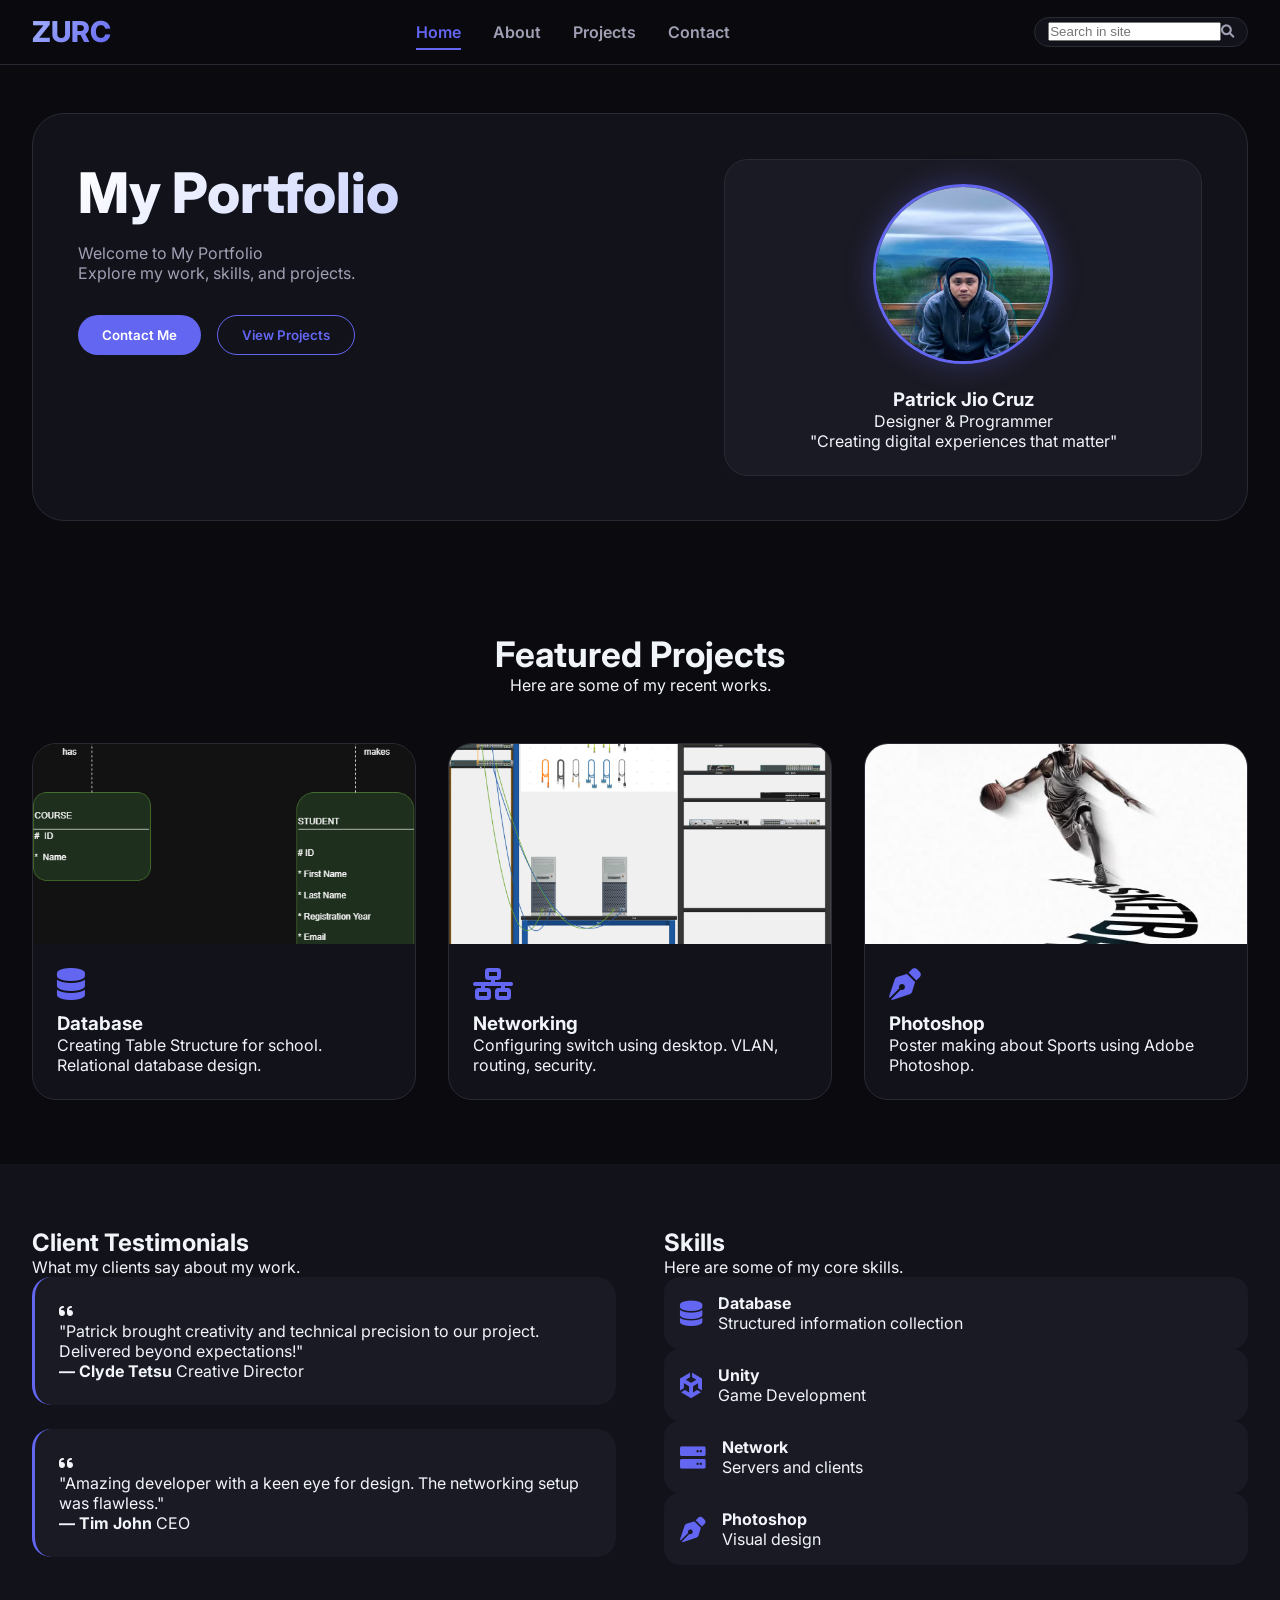
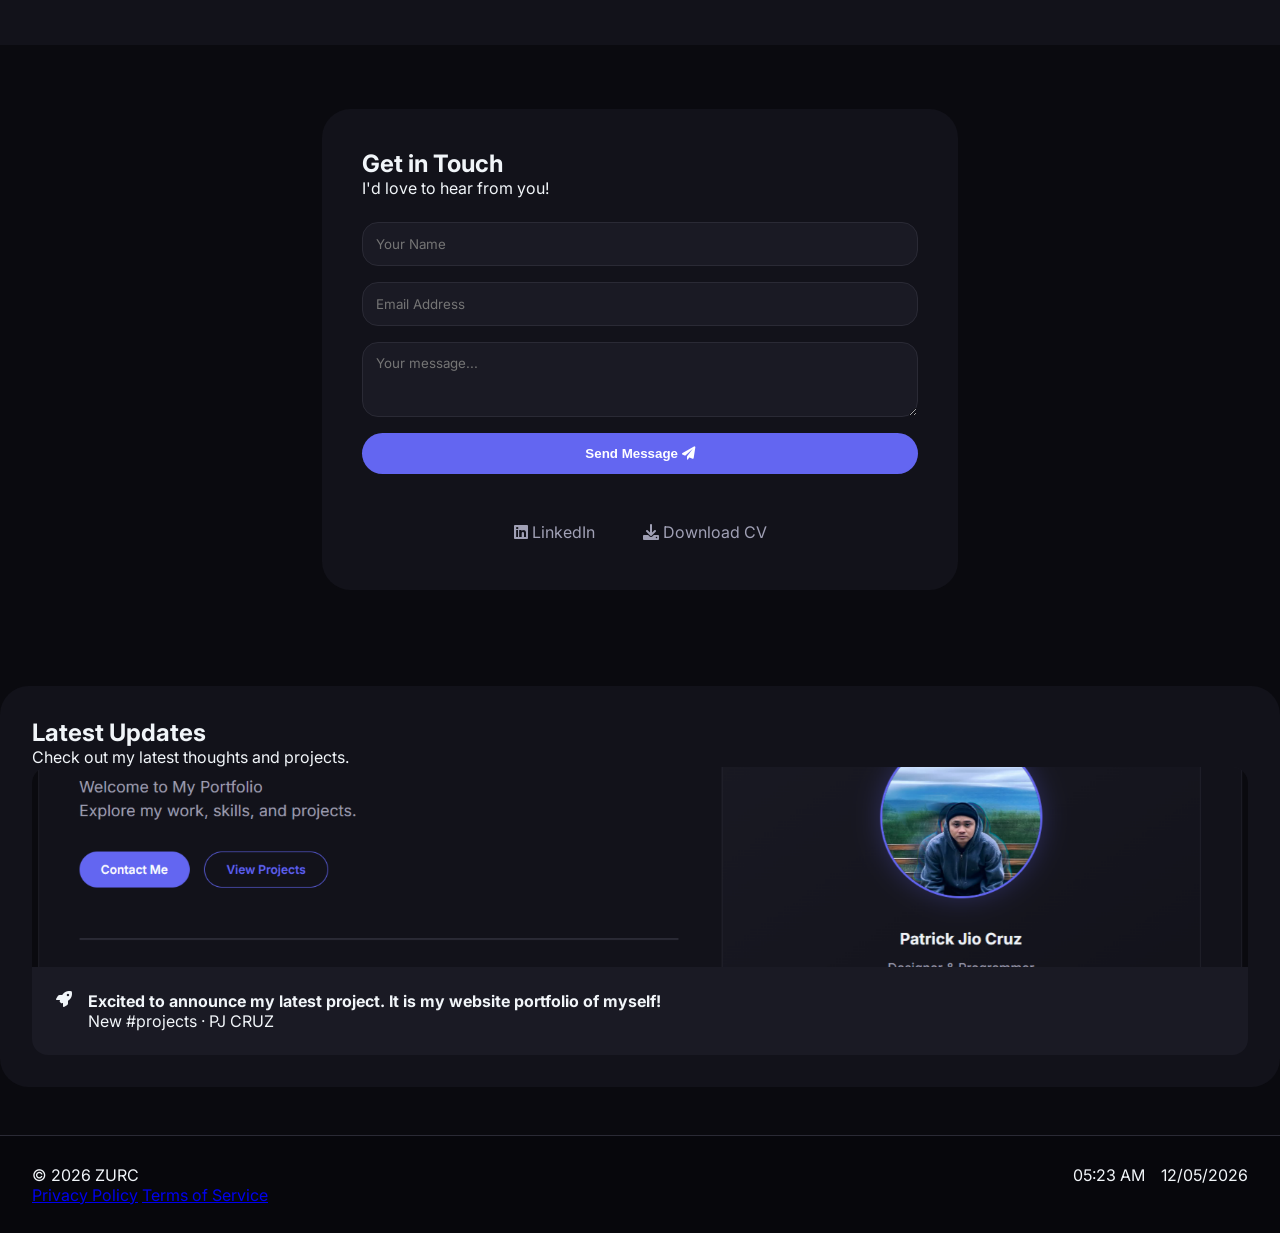
<file: index.html>
<!DOCTYPE html>
<html lang="en">
<head>
    <meta charset="UTF-8">
    <meta name="viewport" content="width=device-width, initial-scale=1.0">
    <title>ZURC | Portfolio</title>
    <link href="https://fonts.googleapis.com/css2?family=Inter:opsz,wght@300;400;500;600;700;800&display=swap" rel="stylesheet">
    <link rel="stylesheet" href="https://cdnjs.cloudflare.com/ajax/libs/font-awesome/6.0.0-beta3/css/all.min.css">
    <link rel="stylesheet" href="style.css">
</head>
<body>
    <div id="nav-placeholder"></div>
    <main id="body-placeholder"></main>
    <div id="footer-placeholder"></div>

    <script>
        // FETCH ALL COMPONENTS
        Promise.all([
            fetch('nav.html').then(res => res.text()),
            fetch('body.html').then(res => res.text()),
            fetch('footer.html').then(res => res.text())
        ])
        .then(([navHtml, bodyHtml, footerHtml]) => {
            document.getElementById('nav-placeholder').innerHTML = navHtml;
            document.getElementById('body-placeholder').innerHTML = bodyHtml;
            document.getElementById('footer-placeholder').innerHTML = footerHtml;
            initFeatures();
        })
        .catch(error => {
            console.error('Error:', error);
            document.getElementById('body-placeholder').innerHTML = '<div style="text-align:center;padding:50px;color:red;">Error loading files. Make sure nav.html, body.html, footer.html exist.</div>';
        });

        function initFeatures() {
            // Date and Time
            function updateDateTime() {
                const now = new Date();
                const time = now.toLocaleTimeString('en-US', { hour: '2-digit', minute: '2-digit' });
                const date = now.toLocaleDateString('en-US', { month: '2-digit', day: '2-digit', year: 'numeric' });
                const timeEl = document.getElementById('currentTime');
                const dateEl = document.getElementById('currentDate');
                if (timeEl) timeEl.textContent = time;
                if (dateEl) dateEl.textContent = date;
            }
            updateDateTime();
            setInterval(updateDateTime, 1000);

            // Smooth scroll
            document.querySelectorAll('[data-scroll]').forEach(btn => {
                btn.addEventListener('click', () => {
                    const target = btn.getAttribute('data-scroll');
                    const section = document.getElementById(target);
                    if (section) section.scrollIntoView({ behavior: 'smooth' });
                });
            });

            // Navigation links
            const navLinks = document.querySelectorAll('.nav-link');
            navLinks.forEach(link => {
                link.addEventListener('click', (e) => {
                    e.preventDefault();
                    const sectionId = link.getAttribute('data-section');
                    const section = document.getElementById(sectionId);
                    if (section) section.scrollIntoView({ behavior: 'smooth' });
                });
            });

            // Active nav
            function updateActiveNav() {
                const scrollPos = window.scrollY + 150;
                let current = 'home';
                ['home', 'projects', 'about', 'contact'].forEach(id => {
                    const section = document.getElementById(id);
                    if (section && scrollPos >= section.offsetTop && scrollPos < section.offsetTop + section.offsetHeight) {
                        current = id;
                    }
                });
                navLinks.forEach(link => {
                    link.classList.remove('active');
                    if (link.getAttribute('data-section') === current) link.classList.add('active');
                });
            }
            window.addEventListener('scroll', updateActiveNav);
            window.addEventListener('load', updateActiveNav);

            // Mobile menu
            const toggleBtn = document.getElementById('mobileToggle');
            const navMenu = document.getElementById('navMenu');
            if (toggleBtn && navMenu) {
                toggleBtn.addEventListener('click', () => {
                    navMenu.classList.toggle('active');
                    const icon = toggleBtn.querySelector('i');
                    if (icon) {
                        icon.classList.toggle('fa-times');
                        icon.classList.toggle('fa-bars');
                    }
                });
            }

            // Search
            const searchBtn = document.getElementById('searchBtn');
            const searchInput = document.getElementById('searchInput');
            if (searchBtn && searchInput) {
                searchBtn.addEventListener('click', () => {
                    const query = searchInput.value.trim();
                    if (!query) return alert('Enter search term');
                    alert(document.body.innerText.toLowerCase().includes(query.toLowerCase()) ? '🔍 Found results!' : '❌ No matches');
                });
            }

            // Contact form
            const contactForm = document.getElementById('contactForm');
            if (contactForm) {
                contactForm.addEventListener('submit', (e) => {
                    e.preventDefault();
                    const name = document.getElementById('contactName')?.value.trim();
                    const email = document.getElementById('contactEmail')?.value.trim();
                    const msg = document.getElementById('contactMsg')?.value.trim();
                    const feedback = document.getElementById('formFeedback');
                    if (!name || !email || !msg) {
                        feedback.style.color = '#f87171';
                        feedback.textContent = '❌ All fields required';
                        setTimeout(() => feedback.textContent = '', 3000);
                        return;
                    }
                    if (!email.includes('@')) {
                        feedback.style.color = '#f87171';
                        feedback.textContent = '❌ Valid email required';
                        setTimeout(() => feedback.textContent = '', 3000);
                        return;
                    }
                    feedback.style.color = '#4ade80';
                    feedback.textContent = `✅ Thanks ${name}! I'll reply soon.`;
                    contactForm.reset();
                    setTimeout(() => feedback.textContent = '', 4000);
                });
            }
        }
    </script>
</body>
</html>
</file>
<file: style.css>
* {
    margin: 0;
    padding: 0;
    box-sizing: border-box;
}

body {
    font-family: 'Inter', sans-serif;
    background: #0a0a0f;
    color: #f1f5f9;
}

/* Navigation */
.main-nav {
    position: sticky;
    top: 0;
    background: rgba(10, 10, 15, 0.95);
    backdrop-filter: blur(16px);
    border-bottom: 1px solid #2a2a35;
    padding: 0.9rem 0;
    z-index: 100;
}

.nav-container {
    max-width: 1400px;
    margin: 0 auto;
    display: flex;
    justify-content: space-between;
    align-items: center;
    padding: 0 2rem;
    flex-wrap: wrap;
    gap: 1rem;
}

.logo-mark {
    font-size: 1.8rem;
    font-weight: 800;
    background: linear-gradient(135deg, #a5b4fc, #6366f1);
    -webkit-background-clip: text;
    background-clip: text;
    color: transparent;
}

.nav-menu {
    display: flex;
    gap: 2rem;
    list-style: none;
}

.nav-link {
    text-decoration: none;
    color: #a0a0b5;
    font-weight: 600;
    cursor: pointer;
    padding: 0.5rem 0;
    position: relative;
}

.nav-link::after {
    content: '';
    position: absolute;
    bottom: 0;
    left: 0;
    width: 0;
    height: 2px;
    background: #6366f1;
    transition: width 0.3s;
}

.nav-link:hover::after,
.nav-link.active::after {
    width: 100%;
}

.nav-link.active,
.nav-link:hover {
    color: #6366f1;
}

.nav-search {
    display: flex;
    align-items: center;
    background: #12121a;
    border-radius: 60px;
    padding: 0.3rem 0.8rem;
    border: 1px solid #2a2a35;
}

.search-input {
    background: transparent;
    border: none;
    padding: 0.4rem;
    color: white;
    outline: none;
    width: 160px;
}

.search-btn {
    background: transparent;
    border: none;
    color: #a0a0b5;
    cursor: pointer;
}

.mobile-toggle {
    display: none;
    font-size: 1.5rem;
    cursor: pointer;
}

/* Hero Section */
.hero-wrap {
    max-width: 1400px;
    margin: 3rem auto;
    padding: 0 2rem;
}

.hero-grid {
    display: grid;
    grid-template-columns: 1fr 0.8fr;
    gap: 3rem;
    background: #12121a;
    border-radius: 2rem;
    padding: 2.8rem;
    border: 1px solid #2a2a35;
}

.hero-main-title {
    font-size: 3.5rem;
    font-weight: 800;
    background: linear-gradient(135deg, #fff, #a5b4fc);
    -webkit-background-clip: text;
    background-clip: text;
    color: transparent;
}

.hero-desc {
    color: #a0a0b5;
    margin: 1rem 0 2rem;
}

.hero-actions {
    display: flex;
    gap: 1rem;
    flex-wrap: wrap;
}

.btn {
    padding: 0.7rem 1.5rem;
    border-radius: 40px;
    font-weight: 600;
    cursor: pointer;
    border: none;
    font-family: inherit;
    transition: all 0.3s;
}

.btn-dark {
    background: #6366f1;
    color: white;
}

.btn-dark:hover {
    background: #8183f3;
    transform: translateY(-3px);
}

.btn-outline {
    border: 1.5px solid #6366f1;
    color: #6366f1;
    background: transparent;
}

.btn-outline:hover {
    background: #6366f1;
    color: white;
    transform: translateY(-3px);
}

.hero-divider {
    height: 2px;
    background: #2a2a35;
    margin: 1.5rem 0;
}

.profile-name {
    font-size: 1.8rem;
}

.profile-role {
    color: #6366f1;
}

.photo-holder {
    background: #1a1a24;
    border-radius: 1.5rem;
    padding: 1.5rem;
    text-align: center;
    border: 1px solid #2a2a35;
}

.profile-photo {
    width: 180px;
    height: 180px;
    border-radius: 50%;
    margin: 0 auto 1.5rem;
    background: linear-gradient(135deg, #6366f1, #a5b4fc);
    display: flex;
    align-items: center;
    justify-content: center;
}

.profile-photo i {
    font-size: 5rem;
    color: white;
}

/* Projects Section */
.projects-section {
    padding: 4rem 2rem;
    max-width: 1400px;
    margin: 0 auto;
}

.section-head {
    text-align: center;
    margin-bottom: 3rem;
}

.section-title {
    font-size: 2.2rem;
}

.projects-grid {
    display: grid;
    grid-template-columns: repeat(3, 1fr);
    gap: 2rem;
}

.project-item {
    background: #12121a;
    border-radius: 1.5rem;
    border: 1px solid #2a2a35;
    overflow: hidden;
    transition: all 0.3s;
}

.project-item:hover {
    transform: translateY(-6px);
    border-color: #6366f1;
}

.project-image {
    height: 200px;
    background: #1a1a2e;
    display: flex;
    align-items: center;
    justify-content: center;
}

.project-image i {
    font-size: 4rem;
    color: #6366f1;
}

.project-info {
    padding: 1.5rem;
}

.project-icon {
    font-size: 2rem;
    color: #6366f1;
    margin-bottom: 0.75rem;
}

/* Testimonials + Skills */
.testimonials-skills {
    background: #12121a;
    padding: 4rem 2rem;
}

.double-grid {
    max-width: 1400px;
    margin: 0 auto;
    display: grid;
    grid-template-columns: 1fr 1fr;
    gap: 3rem;
}

.testimonial-card {
    background: #1a1a24;
    border-radius: 1.2rem;
    padding: 1.5rem;
    margin-bottom: 1.5rem;
    border-left: 3px solid #6366f1;
}

.skill-card {
    display: flex;
    gap: 1rem;
    align-items: center;
    background: #1a1a24;
    padding: 1rem;
    border-radius: 1rem;
    transition: all 0.3s;
}

.skill-card:hover {
    background: #6366f1;
    transform: translateX(8px);
}

.skill-card i {
    font-size: 1.6rem;
    color: #6366f1;
}

.skill-card:hover i,
.skill-card:hover strong,
.skill-card:hover span {
    color: white;
}

/* Contact Section */
.contact-section {
    padding: 4rem 2rem;
    max-width: 700px;
    margin: 0 auto;
}

.get-in-touch {
    background: #12121a;
    border-radius: 1.8rem;
    padding: 2.5rem;
}

.touch-form {
    display: flex;
    flex-direction: column;
    gap: 1rem;
    margin: 1.5rem 0;
}

.touch-form input,
.touch-form textarea {
    background: #1a1a24;
    border: 1px solid #2a2a35;
    padding: 0.8rem;
    border-radius: 1rem;
    color: white;
    font-family: inherit;
}

.btn-primary-full {
    background: #6366f1;
    border: none;
    padding: 0.8rem;
    border-radius: 2rem;
    font-weight: 600;
    cursor: pointer;
    color: white;
    width: 100%;
}

.btn-primary-full:hover {
    background: #8183f3;
    transform: translateY(-2px);
}

.social-links {
    display: flex;
    gap: 1rem;
    justify-content: center;
}

.social-links a {
    color: #a0a0b5;
    text-decoration: none;
    padding: 0.5rem 1rem;
    border-radius: 40px;
}

.social-links a:hover {
    color: #6366f1;
    background: rgba(99, 102, 241, 0.1);
}

/* Updates Section */
.updates-section {
    max-width: 1400px;
    margin: 2rem auto;
    padding: 2rem;
    background: #12121a;
    border-radius: 1.8rem;
}

.update-card {
    background: #1a1a24;
    border-radius: 1rem;
    overflow: hidden;
}

.update-photo {
    height: 200px;
    background: #1a1a2e;
    display: flex;
    align-items: center;
    justify-content: center;
}

.update-photo i {
    font-size: 4rem;
    color: #6366f1;
}

.update-content {
    display: flex;
    gap: 1rem;
    padding: 1.5rem;
}

/* Footer */
.site-footer {
    background: #07070c;
    border-top: 1px solid #2a2a35;
    padding: 1.8rem 2rem;
    margin-top: 3rem;
}

.footer-inner {
    max-width: 1400px;
    margin: 0 auto;
    display: flex;
    justify-content: space-between;
    flex-wrap: wrap;
}

.datetime {
    display: flex;
    gap: 1rem;
}

/* Responsive */
@media (max-width: 1000px) {
    .hero-grid,
    .double-grid {
        grid-template-columns: 1fr;
    }
    .projects-grid {
        grid-template-columns: 1fr;
    }
    .nav-menu {
        position: fixed;
        left: -100%;
        top: 70px;
        flex-direction: column;
        background: #0a0a0f;
        width: 70%;
        height: 100vh;
        padding: 2rem;
        transition: 0.3s;
    }
    .nav-menu.active {
        left: 0;
    }
    .mobile-toggle {
        display: block;
    }
}
/* Profile Image */
.profile-photo {
    width: 180px;
    height: 180px;
    border-radius: 50%;
    object-fit: cover;
    margin: 0 auto 1.5rem;
    border: 3px solid #6366f1;
    box-shadow: 0 0 30px rgba(99, 102, 241, 0.3);
    transition: all 0.3s ease;
}

.photo-holder:hover .profile-photo {
    transform: scale(1.02);
    box-shadow: 0 0 40px rgba(99, 102, 241, 0.5);
}

/* Project Images */
.project-img {
    width: 100%;
    height: 100%;
    object-fit: cover;
    transition: transform 0.4s ease;
}

.project-item:hover .project-img {
    transform: scale(1.08);
}

/* Update Image */
.update-img {
    width: 100%;
    height: 100%;
    object-fit: cover;
    transition: transform 0.4s ease;
}

.update-card:hover .update-img {
    transform: scale(1.03);
}
</file>
